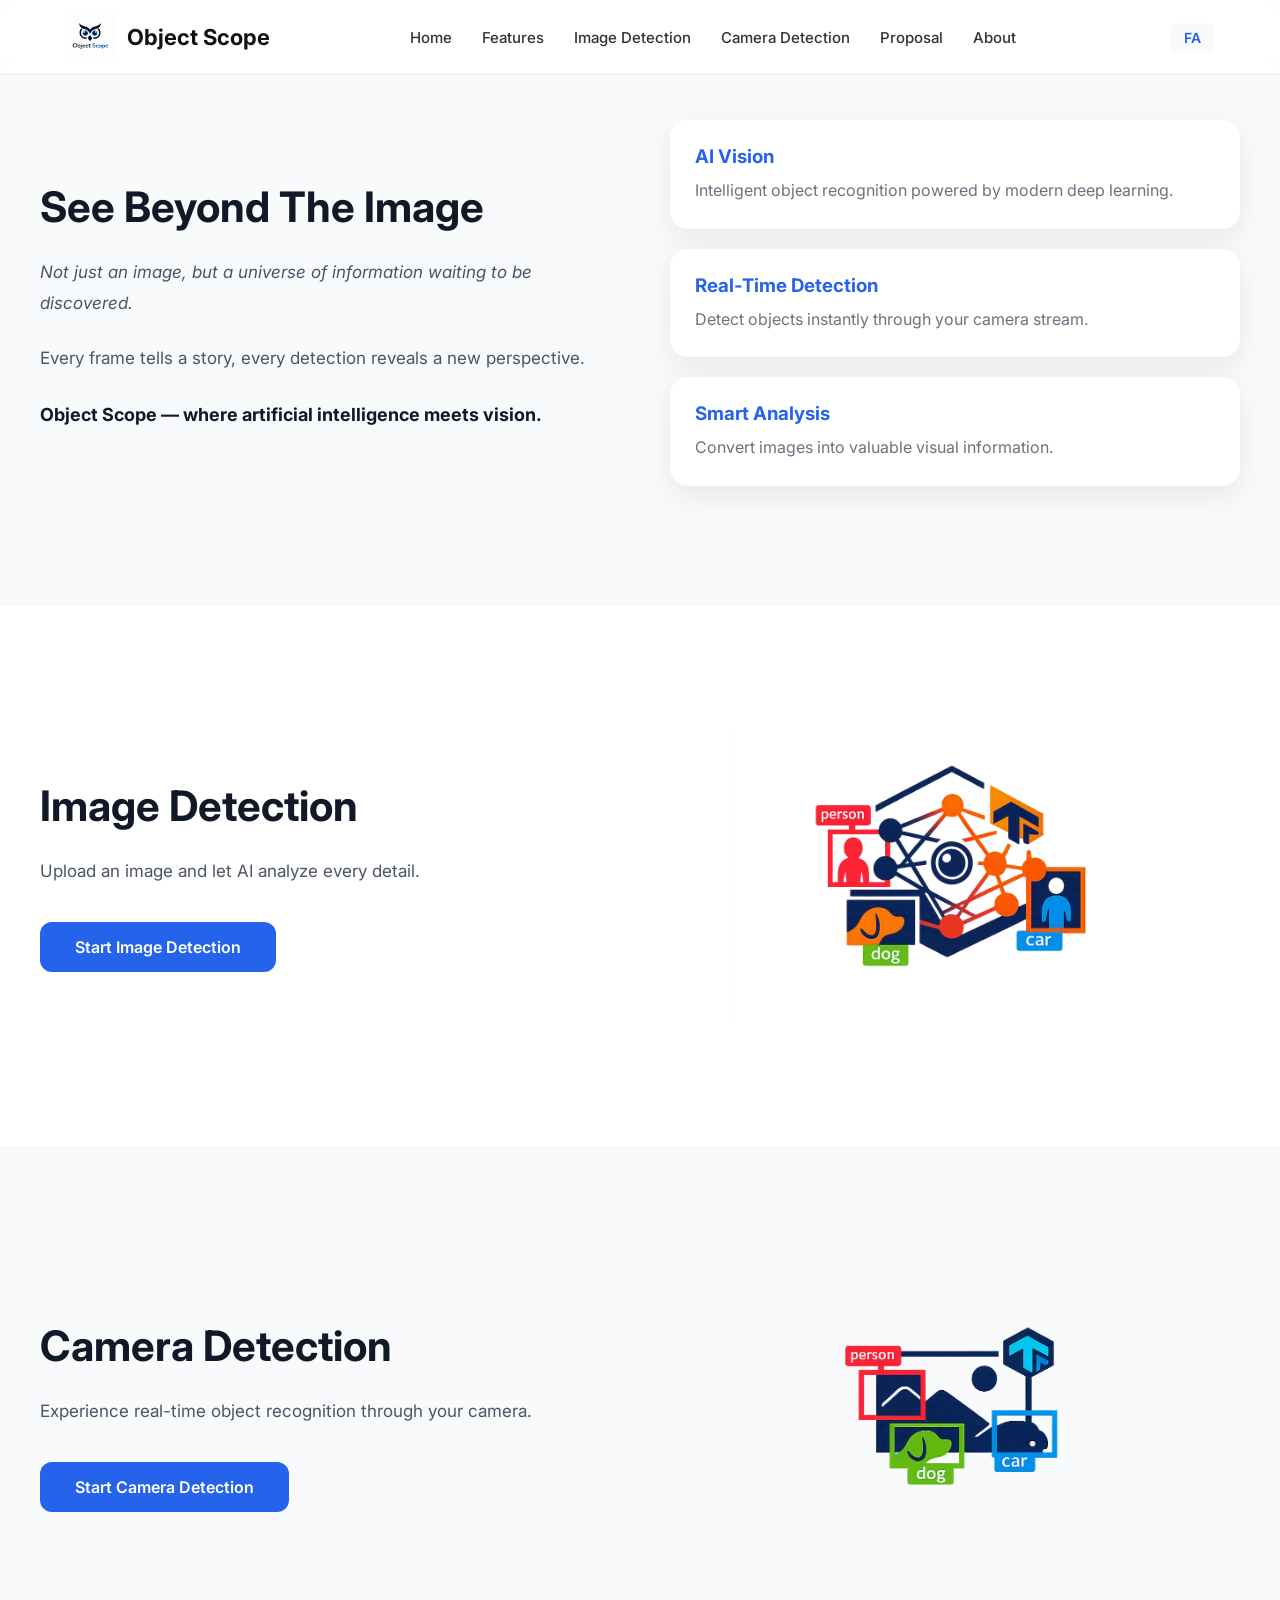
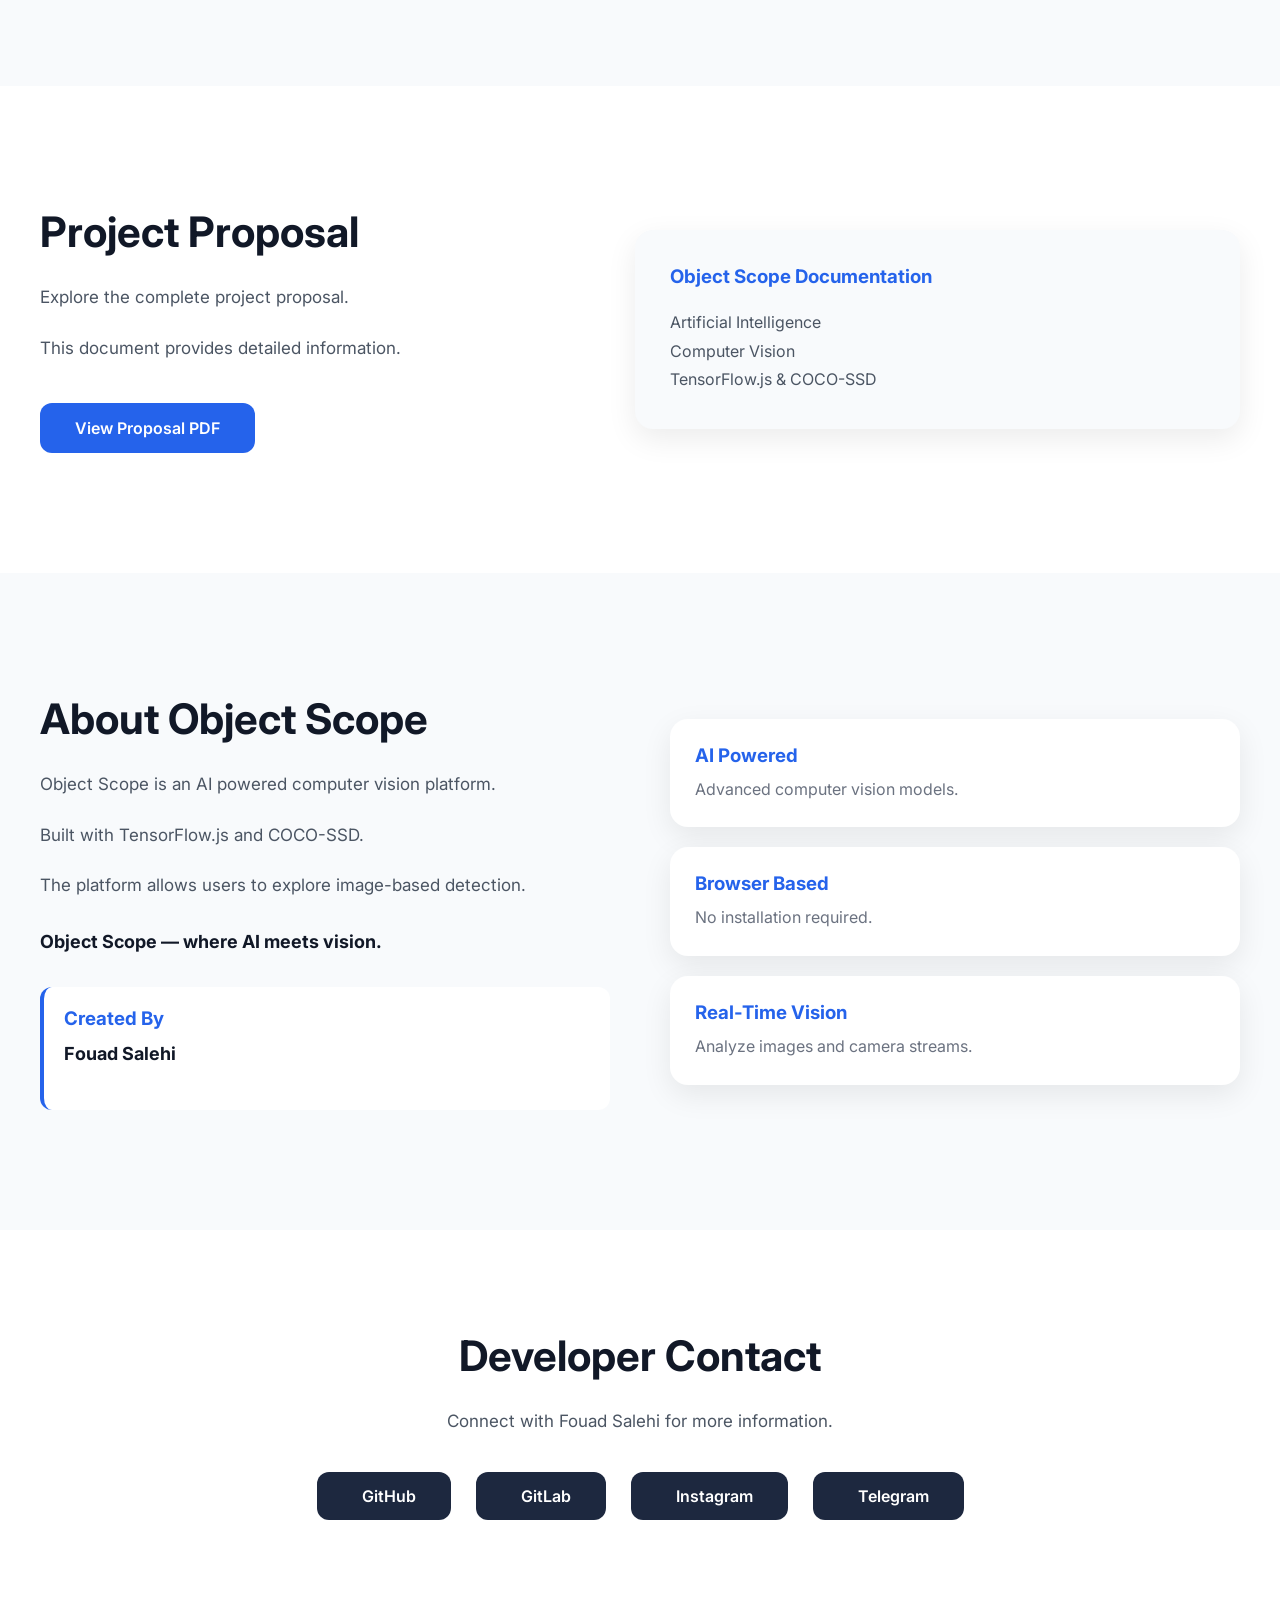
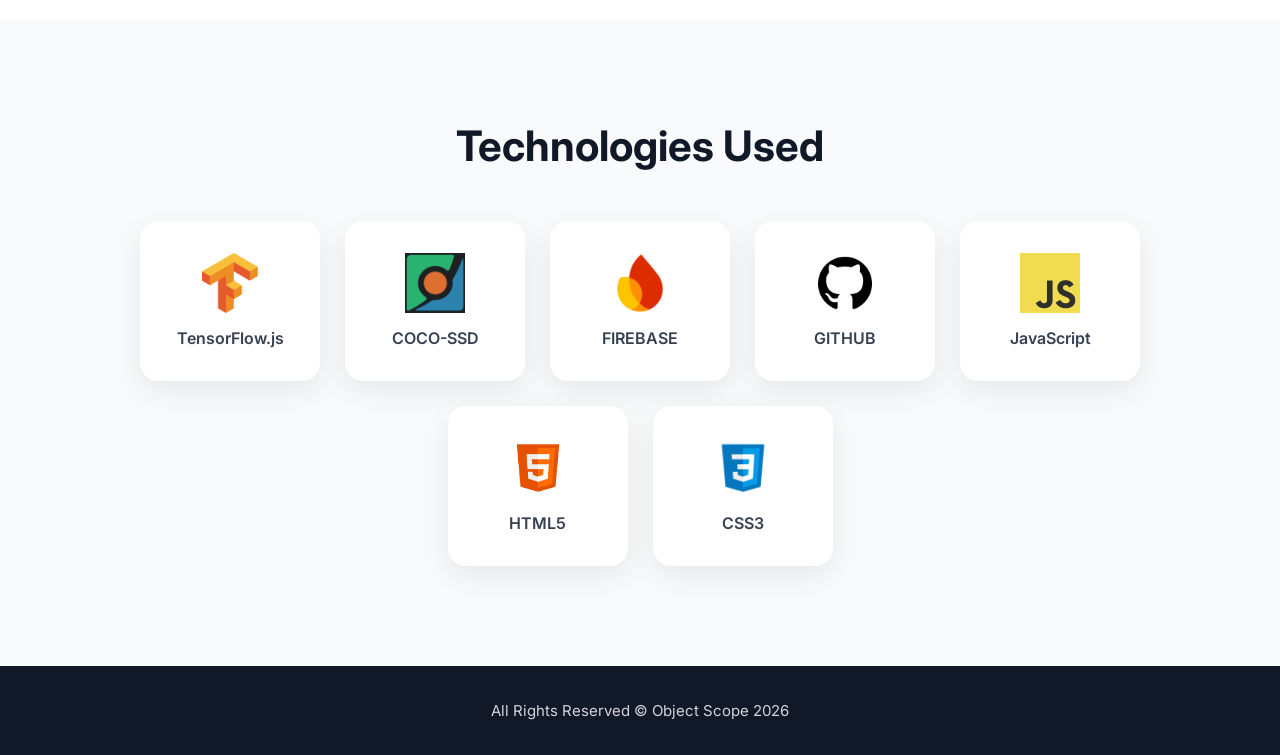
<file: index.html>
<!DOCTYPE html>
<html lang="fa" dir="rtl">
    <head>
        <meta charset="UTF-8">
        <meta name="viewport" content="width=device-width, initial-scale=1.0">
        <title data-i18n="meta.title"></title>

        <link rel="stylesheet" href="assets/css/base.css">
        <link rel="stylesheet" href="assets/css/lang-switch.css">

        <script src="assets/js/i18n.js" defer></script>
        <script src="assets/js/engine.js" defer></script>
    </head>
    <body>
        <div id="splash-screen">
            <img src="assets/images/brandmark.png" alt="Object Scope" class="splash-logo">
        </div>
        <header class="navbar">
            <div class="nav-container">
                <a href="index.html" class="brand">
                    <img src="assets/images/brandmark.png" alt="Object Scope">
                    <span data-i18n="brand.name"></span>
                </a>
                <nav class="nav-menu">
                    <a href="index.html" data-i18n="nav.home"></a>
                    <a href="#features" data-i18n="nav.features"></a>
                    <a href="#image-detection" data-i18n="nav.imageDetection"></a>
                    <a href="#camera-detection" data-i18n="nav.cameraDetection"></a>
                    <a href="#proposal" data-i18n="nav.proposal"></a>
                    <a href="#about" data-i18n="nav.about"></a>
                </nav>
                <a href="#" class="lang-switch" id="lang-toggle">EN</a>
                <button class="menu-toggle" id="menu-toggle">
                    ☰
                </button>
            </div>
        </header>
        <main>
            <article>
                <section class="features" id="features">
                    <div class="features-container">
                        <div class="features-text">
                            <h2 data-i18n="hero.title"></h2>
                            <p class="quote" data-i18n="hero.quote"></p>
                            <p data-i18n="hero.description"></p>
                            <span data-i18n="hero.slogan"></span>
                        </div>
                        <div class="features-card">
                            <div class="feature-item">
                                <h3 data-i18n="features.aiVision"></h3>
                                <p data-i18n="features.aiVisionDesc"></p>
                            </div>
                            <div class="feature-item">
                                <h3 data-i18n="features.realTime"></h3>
                                <p data-i18n="features.realTimeDesc"></p>
                            </div>
                            <div class="feature-item">
                                <h3 data-i18n="features.smartAnalysis"></h3>
                                <p data-i18n="features.smartAnalysisDesc"></p>
                            </div>
                        </div>
                    </div>
                </section>
                <section class="image-detection" id="image-detection">
                    <div class="image-detection-container">
                        <div class="image-detection-content">
                            <h2 data-i18n="sections.imageDetectionTitle"></h2>
                            <p data-i18n="sections.imageDetectionDesc"></p>
                            <a href="image-detection.html" class="detection-btn" data-i18n="sections.imageDetectionBtn"></a>
                        </div>
                        <div class="image-detection-visual">
                            <img src="assets/images/image-detection.png" alt="Image Detection">
                        </div>
                    </div>
                </section>
                <section class="camera-detection" id="camera-detection">
                    <div class="camera-detection-container">
                        <div class="camera-detection-content">
                            <h2 data-i18n="sections.cameraDetectionTitle"></h2>
                            <p data-i18n="sections.cameraDetectionDesc"></p>
                            <a href="camera-detection.html" class="detection-btn" data-i18n="sections.cameraDetectionBtn"></a>
                        </div>
                        <div class="camera-detection-visual">
                            <img src="assets/images/camera-detection.png" alt="Camera Detection">
                        </div>
                    </div>
                </section>
                <section class="proposal" id="proposal">
                    <div class="proposal-container">
                        <div class="proposal-content">
                            <h2 data-i18n="sections.proposalTitle"></h2>
                            <p data-i18n="sections.proposalDesc1"></p>
                            <p data-i18n="sections.proposalDesc2"></p>
                            <div class="proposal-buttons">
                                <a href="assets/files/Object Scope  Real-Time and Image-Based Object Detection with COCO-SSD and TensorFlow.js.pdf" target="_blank" class="proposal-btn" data-i18n="sections.proposalBtn"></a>
                            </div>
                        </div>
                        <div class="proposal-card">
                            <h3 data-i18n="sections.proposalCardTitle"></h3>
                            <p data-i18n="sections.proposalCardItem1"></p>
                            <p data-i18n="sections.proposalCardItem2"></p>
                            <p data-i18n="sections.proposalCardItem3"></p>
                        </div>
                    </div>
                </section>
                <section class="about" id="about">
                    <div class="about-container">
                        <div class="about-content">
                            <h2 data-i18n="sections.aboutTitle"></h2>
                            <p data-i18n="sections.aboutDesc1"></p>
                            <p data-i18n="sections.aboutDesc2"></p>
                            <p data-i18n="sections.aboutDesc3"></p>
                            <span data-i18n="sections.aboutSlogan"></span>
                            <div class="creator">
                                <h3 data-i18n="sections.creatorTitle"></h3>
                                <p data-i18n="sections.creatorName"></p>
                            </div>
                        </div>
                        <div class="about-card">
                            <div class="about-item">
                                <h3 data-i18n="sections.aboutCard1Title"></h3>
                                <p data-i18n="sections.aboutCard1Desc"></p>
                            </div>
                            <div class="about-item">
                                <h3 data-i18n="sections.aboutCard2Title"></h3>
                                <p data-i18n="sections.aboutCard2Desc"></p>
                            </div>
                            <div class="about-item">
                                <h3 data-i18n="sections.aboutCard3Title"></h3>
                                <p data-i18n="sections.aboutCard3Desc"></p>
                            </div>
                        </div>
                    </div>
                </section>
                <section class="developer-contact">
                    <div class="developer-contact-container">
                        <h2 data-i18n="sections.contactTitle"></h2>
                        <p data-i18n="sections.contactDesc"></p>
                        <div class="developer-links">
                            <a href="https://github.com/fouad-salehi" target="_blank">
                                <svg viewBox="0 0 24 24">
                                    <path d="M12 2C6.48 2 2 6.48 2 12c0 4.42 2.87 8.17 6.84 9.49.5.09.66-.22.66-.48v-1.69c-2.78.6-3.37-1.34-3.37-1.34-.46-1.16-1.11-1.47-1.11-1.47-.91-.62.07-.61.07-.61 1 .07 1.53 1.03 1.53 1.03.89 1.53 2.34 1.09 2.91.83.09-.65.35-1.09.63-1.34-2.22-.25-4.56-1.11-4.56-4.94 0-1.09.39-1.98 1.03-2.68-.1-.25-.45-1.27.1-2.64 0 0 .84-.27 2.75 1.02A9.56 9.56 0 0 1 12 6.8c.85 0 1.7.11 2.5.34 1.9-1.29 2.74-1.02 2.74-1.02.55 1.37.2 2.39.1 2.64.64.7 1.03 1.59 1.03 2.68 0 3.84-2.34 4.69-4.57 4.93.36.31.68.92.68 1.85v2.74c0 .27.18.58.67.48A10 10 0 0 0 22 12c0-5.52-4.48-10-10-10z"/>
                                </svg>
                                <span data-i18n="sections.contactGithub"></span>
                            </a>
                            <a href="https://gitlab.com/fouad-salehi" target="_blank">
                                <svg viewBox="0 0 24 24">
                                    <path d="M23.6 9.6l-.03-.08-3.27-8.53a.85.85 0 00-1.6-.07l-2.2 6.75H7.5L5.3.92a.85.85 0 00-1.6.07L.43 9.52l-.03.08a6.06 6.06 0 002 7.03l.01.01.03.02 4.98 3.73 2.47 1.87 1.5 1.13a1 1 0 001.22 0l1.5-1.13 2.47-1.87 5.01-3.75.01-.01a6.06 6.06 0 002-7.03z"/>
                                </svg>
                                <span data-i18n="sections.contactGitlab"></span>
                            </a>
                            <a href="https://www.instagram.com/fouad_salehi" target="_blank">
                                <svg xmlns="http://www.w3.org/2000/svg" viewBox="0 0 24 24">
                                    <rect x="3" y="3" width="18" height="18" rx="5" fill="none" stroke="currentColor" stroke-width="2"/>
                                    <circle cx="12" cy="12" r="4" fill="none" stroke="currentColor" stroke-width="2"/>
                                    <circle cx="17.5" cy="6.5" r="1.2" fill="currentColor"/>
                                </svg>
                                <span data-i18n="sections.contactInstagram"></span>
                            </a>
                            <a href="https://t.me/fouad_salehi" target="_blank">
                                <svg viewBox="0 0 24 24">
                                    <path d="M21.9 3.6 18.7 20c-.24 1.16-.88 1.45-1.78.9l-4.9-3.62-2.36 2.27c-.26.26-.48.48-.98.48l.35-5 9.1-8.22c.4-.35-.09-.55-.62-.2L6.25 13.2l-4.92-1.54c-1.07-.34-1.09-1.07.22-1.58L20.78 2.4c.9-.33 1.68.2 1.12 1.2z"/>
                                </svg>
                                <span data-i18n="sections.contactTelegram"></span>
                            </a>
                        </div>
                    </div>
                </section>
                <section class="technologies">
                    <div class="technologies-container">
                        <h2 data-i18n="sections.techTitle"></h2>
                        <div class="technology-list">
                            <div class="technology-item">
                                <img src="assets/images/technologies/tensorflow.png" alt="TensorFlow.js">
                                <span>TensorFlow.js</span>
                            </div>
                            <div class="technology-item">
                                <img src="assets/images/technologies/coco-ssd.png" alt="COCO-SSD">
                                <span>COCO-SSD</span>
                            </div>
                            <div class="technology-item">
                                <img src="assets/images/technologies/firebase.png" alt="FIREBASE">
                                <span>FIREBASE</span>
                            </div>
                            <div class="technology-item">
                                <img src="assets/images/technologies/github.png" alt="GitHub">
                                <span>GITHUB</span>
                            </div>
                            <div class="technology-item">
                                <img src="assets/images/technologies/javascript.png" alt="JavaScript">
                                <span>JavaScript</span>
                            </div>
                            <div class="technology-item">
                                <img src="assets/images/technologies/html.png" alt="HTML">
                                <span>HTML5</span>
                            </div>
                            <div class="technology-item">
                                <img src="assets/images/technologies/css.png" alt="CSS">
                                <span>CSS3</span>
                            </div>
                        </div>
                    </div>
                </section>
            </article>
        </main>
        <footer class="footer">
            <div class="footer-container">
                <p data-i18n="footer.rights"></p>
            </div>
        </footer>
    </body>
</html>
</file>
<file: assets/css/base.css>
@charset "UTF-8";

@import url('https://fonts.googleapis.com/css2?family=Inter:wght@400;500;600;700;800&display=swap');

@keyframes logoFade {
    from { transform: scale(0.95); opacity: 0.7; }
    to { transform: scale(1.05); opacity: 1; }
}

:root { --font-main: 'Inter', sans-serif; }

html { scroll-behavior: smooth; }

* { margin: 0; border: 0; padding: 0; box-sizing: border-box; font-family: var(--font-main); }

#splash-screen {
    position: fixed;
    inset: 0;
    width: 100%;
    height: 100vh;
    display: flex;
    justify-content: center;
    align-items: center;
    background: #ffffff;
    z-index: 9999;
}

.splash-logo {
    width: clamp(120px, 25vw, 280px);
    height: auto;
    object-fit: contain;
    animation: logoFade 1.2s ease-in-out infinite alternate;
}

.navbar {
    position: fixed;
    top: 0;
    left: 0;
    width: 100%;
    height: 75px;
    background: rgba(255,255,255,0.85);
    backdrop-filter: blur(12px);
    z-index: 1000;
    border-bottom: 1px solid rgba(0,0,0,0.08);
}

.nav-container {
    max-width: 1200px;
    height: 100%;
    margin: auto;
    padding: 0 25px;
    display: flex;
    align-items: center;
    justify-content: space-between;
}

.brand {
    display: flex;
    align-items: center;
    gap: 12px;
    text-decoration: none;
    color: #111;
    font-size: 22px;
    font-weight: 700;
}

.brand img { width: 50px; height: 50px; object-fit: contain; }

.nav-menu { display: flex; align-items: center; gap: 30px; }

.nav-menu a {
    position: relative;
    text-decoration: none;
    color: #333;
    font-size: 15px;
    font-weight: 500;
    transition: 0.3s;
}

.nav-menu a::after {
    content: "";
    position: absolute;
    left: 0;
    bottom: -8px;
    width: 0;
    height: 2px;
    background: #2563eb;
    transition: 0.3s;
}

.nav-menu a:hover { color: #2563eb; }
.nav-menu a:hover::after { width: 100%; }

.menu-toggle {
    display: none;
    border: none;
    background: none;
    font-size: 30px;
    cursor: pointer;
}

.features { width: 100%; padding: 120px 25px; background: #f8fafc; }

.features-container {
    max-width: 1200px;
    margin: auto;
    display: flex;
    align-items: center;
    justify-content: space-between;
    gap: 60px;
}

.features-text { flex: 1; }

.features-text h2 { font-size: 42px; margin-bottom: 25px; color: #111827; }

.quote {
    font-size: 24px;
    line-height: 1.6;
    font-style: italic;
    color: #2563eb;
    margin-bottom: 25px;
}

.features-text p { font-size: 17px; line-height: 1.8; color: #4b5563; }

.features-text span {
    display: block;
    margin-top: 30px;
    font-weight: 700;
    font-size: 18px;
    color: #111827;
}

.features-card { flex: 1; display: flex; flex-direction: column; gap: 20px; }

.feature-item {
    padding: 25px;
    border-radius: 18px;
    background: white;
    box-shadow: 0 10px 30px rgba(0,0,0,0.08);
    transition: .3s;
}

.feature-item:hover { transform: translateY(-8px); }
.feature-item h3 { margin-bottom: 10px; color: #2563eb; }
.feature-item p { color: #6b7280; line-height: 1.6; }

.image-detection { width: 100%; padding: 120px 25px; background: #ffffff; }

.image-detection-container {
    max-width: 1200px;
    margin: auto;
    display: flex;
    align-items: center;
    justify-content: space-between;
    gap: 60px;
}

.image-detection-content { flex: 1; }

.image-detection-content h2 { font-size: 42px; color: #111827; margin-bottom: 25px; }

.image-detection-content p { font-size: 17px; line-height: 1.8; color: #4b5563; margin-bottom: 35px; }

.detection-btn {
    display: inline-block;
    padding: 15px 35px;
    border-radius: 12px;
    background: #2563eb;
    color: white;
    text-decoration: none;
    font-size: 16px;
    font-weight: 600;
    transition: .3s;
}

.detection-btn:hover { background: #1d4ed8; transform: translateY(-3px); }

.image-detection-visual { flex: 1; display: flex; justify-content: center; }

.image-detection-visual img { width: 100%; max-width: 450px; object-fit: contain; }

.camera-detection { width: 100%; padding: 120px 25px; background: #f8fafc; }

.camera-detection-container {
    max-width: 1200px;
    margin: auto;
    display: flex;
    align-items: center;
    justify-content: space-between;
    gap: 60px;
}

.camera-detection-content { flex: 1; }

.camera-detection-content h2 { font-size: 42px; color: #111827; margin-bottom: 25px; }

.camera-detection-content p { font-size: 17px; line-height: 1.8; color: #4b5563; margin-bottom: 35px; }

.camera-detection-visual { flex: 1; display: flex; justify-content: center; }

.camera-detection-visual img { width: 100%; max-width: 450px; object-fit: contain; }

.proposal { width: 100%; padding: 120px 25px; background: #ffffff; }

.proposal-container {
    max-width: 1200px;
    margin: auto;
    display: flex;
    align-items: center;
    gap: 60px;
}

.proposal-content { flex: 1; }

.proposal-content h2 { font-size: 42px; color: #111827; margin-bottom: 25px; }

.proposal-content p { font-size: 17px; line-height: 1.8; color: #4b5563; margin-bottom: 20px; }

.proposal-btn {
    display: inline-block;
    margin-top: 20px;
    padding: 15px 35px;
    border-radius: 12px;
    background: #2563eb;
    color: white;
    text-decoration: none;
    font-size: 16px;
    font-weight: 600;
    transition: .3s;
}

.proposal-btn:hover { background: #1d4ed8; transform: translateY(-3px); }

.proposal-card {
    flex: 1;
    padding: 35px;
    border-radius: 18px;
    background: #f8fafc;
    box-shadow: 0 10px 30px rgba(0,0,0,.08);
}

.proposal-card h3 { color: #2563eb; margin-bottom: 20px; }
.proposal-card p { color: #4b5563; line-height: 1.8; }
.proposal-buttons { display: flex; gap: 5px 20px; flex-wrap: wrap; }

.about { width: 100%; padding: 120px 25px; background: #f8fafc; }

.about-container {
    max-width: 1200px;
    margin: auto;
    display: flex;
    align-items: center;
    gap: 60px;
}

.about-content { flex: 1; }

.about-content h2 { font-size: 42px; color: #111827; margin-bottom: 25px; }

.about-content p { font-size: 17px; line-height: 1.8; color: #4b5563; margin-bottom: 20px; }

.about-content span {
    display: block;
    margin-top: 30px;
    font-size: 18px;
    font-weight: 700;
    color: #111827;
}

.creator {
    margin-top: 35px;
    padding: 20px;
    border-left: 4px solid #2563eb;
    background: white;
    border-radius: 12px;
}

.creator h3 { color: #2563eb; margin-bottom: 8px; }
.creator p { font-size: 18px; font-weight: 700; color: #111827; }

.about-card { flex: 1; display: flex; flex-direction: column; gap: 20px; }

.about-item {
    padding: 25px;
    border-radius: 18px;
    background: white;
    box-shadow: 0 10px 30px rgba(0,0,0,.08);
    transition: .3s;
}

.about-item:hover { transform: translateY(-8px); }
.about-item h3 { margin-bottom: 10px; color: #2563eb; }
.about-item p { color: #6b7280; line-height: 1.6; }

.developer-contact { width: 100%; padding: 100px 25px; background: #ffffff; }

.developer-contact-container { max-width: 1200px; margin: auto; text-align: center; }

.developer-contact-container h2 { font-size: 42px; color: #111827; margin-bottom: 25px; }

.developer-contact-container p {
    max-width: 700px;
    margin: 0 auto 35px;
    font-size: 17px;
    line-height: 1.8;
    color: #4b5563;
}

.developer-links { display: flex; justify-content: center; gap: 25px; flex-wrap: wrap; }

.developer-links a {
    display: flex;
    align-items: center;
    gap: 10px;
    padding: 14px 35px;
    border-radius: 12px;
    background: #1d283f;
    color: white;
    text-decoration: none;
    font-size: 16px;
    font-weight: 600;
    transition: .3s;
}

.developer-links a:hover { background: #5a6583; transform: translateY(-3px); }

.technologies { width: 100%; padding: 100px 25px; background: #f8fafc; }

.technologies-container { max-width: 1200px; margin: auto; text-align: center; }

.technologies-container h2 { font-size: 42px; color: #111827; margin-bottom: 50px; }

.technology-list { display: flex; justify-content: center; flex-wrap: wrap; gap: 25px; }

.technology-item {
    width: 180px;
    height: 160px;
    background: white;
    border-radius: 18px;
    display: flex;
    flex-direction: column;
    justify-content: center;
    align-items: center;
    gap: 15px;
    box-shadow: 0 10px 30px rgba(0,0,0,.08);
    transition: .3s;
}

.technology-item:hover { transform: translateY(-8px); }
.technology-item img { width: 60px; height: 60px; object-fit: contain; }
.technology-item span { font-size: 16px; font-weight: 600; color: #374151; }

.footer { width: 100%; padding: 35px 25px; background: #111827; }

.footer-container {
    max-width: 1200px;
    margin: auto;
    display: flex;
    justify-content: center;
    align-items: center;
}

.footer p { color: #d1d5db; font-size: 15px; text-align: center; }

.footer a { color: #2563eb; text-decoration: none; font-weight: 700; transition: .3s; }

.footer a:hover { color: #60a5fa; }

@media (max-width: 950px) {
    .menu-toggle { display: block; }

    .nav-menu {
        position: absolute;
        top: 75px;
        left: 0;
        width: 100%;
        background: white;
        flex-direction: column;
        gap: 20px;
        padding: 25px 0;
        display: none;
        box-shadow: 0 10px 25px rgba(0,0,0,.1);
    }

    .nav-menu.active { display: flex; }

    .features-container,
    .image-detection-container,
    .camera-detection-container,
    .proposal-container,
    .about-container { flex-direction: column; }

    .features-text h2,
    .image-detection-content h2,
    .camera-detection-content h2,
    .proposal-content h2,
    .about-content h2,
    .developer-contact-container h2,
    .technologies-container h2 { font-size: 32px; }

    .quote { font-size: 20px; }

    .image-detection-content p,
    .camera-detection-content p,
    .proposal-content p,
    .about-content p,
    .developer-contact-container p { font-size: 15px; }

    .image-detection-visual img,
    .camera-detection-visual img { max-width: 320px; }

    .developer-links a { width: 200px; }
    .technology-item { width: 150px; height: 140px; }
}
</file>
<file: assets/css/lang-switch.css>
.lang-switch {
    padding: 6px 14px;
    border-radius: 8px;
    background: #f8fafc;
    color: #2563eb;
    text-decoration: none;
    font-size: 14px;
    font-weight: 600;
    transition: 0.3s;
    margin-left: 15px;
}

.lang-switch:hover {
    background: #2563eb;
    color: #ffffff;
}
</file>
